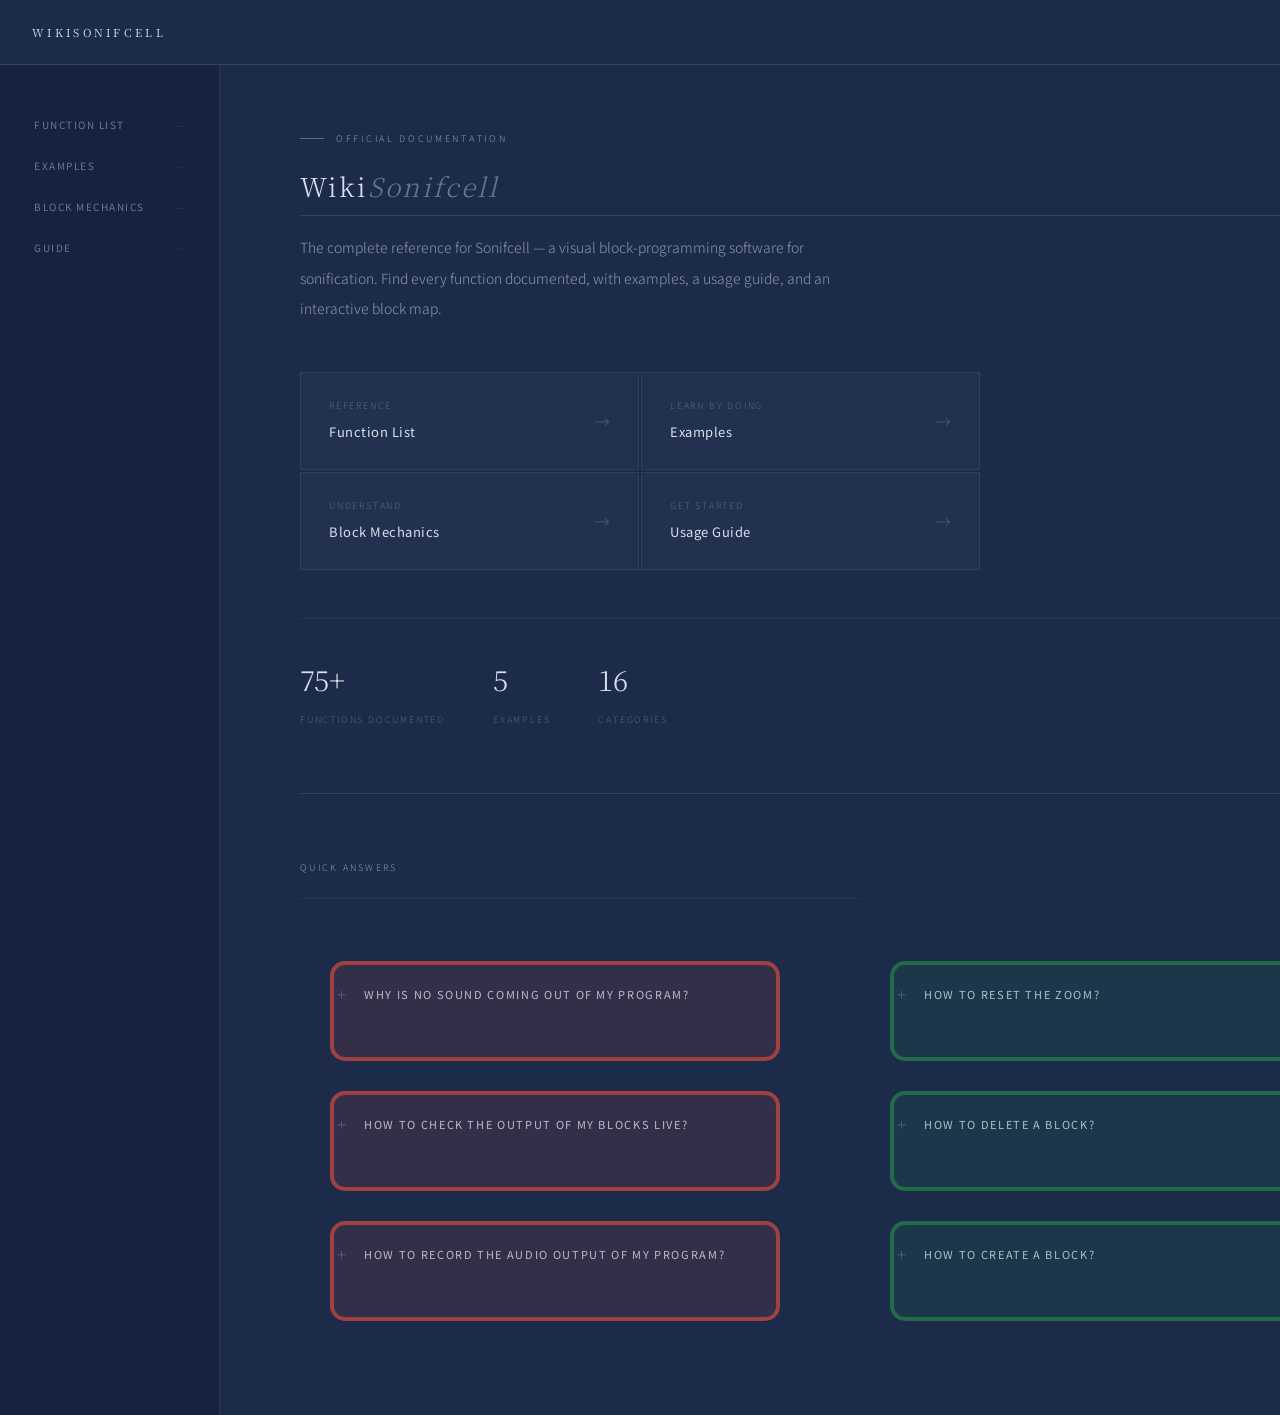
<file: index.html>
<!DOCTYPE html>
<html lang="en">
<head>
    <meta charset="UTF-8">
    <meta name="viewport" content="width=device-width, initial-scale=1.0">
    <link rel="stylesheet" href="css/style.css">
    <title>WikiSonifcell</title>
    
</head>
<body>
    <a href="index.html" class="logo">WikiSonifcell</a>
    <div class="container">
        <aside class="sidebar">
            <ul>
                <li><a href="pages/liste-fonctions.html">FUNCTION LIST</a></li>
                <li><a href="pages/examples-list.html">EXAMPLES</a></li>
                <li><a href="pages/page_carte_zones.html">BLOCK MECHANICS</a></li>
                <li><a href="pages/guide.html">GUIDE</a></li>
            </ul>
        </aside>
        <main class="content">

            <div class="hero-section">
                <p class="hero-eyebrow">Official documentation</p>
                <h1 class="hero-title-big">
                    Wiki<em>Sonifcell</em>
                </h1>
                <p class="hero-desc">
                    The complete reference for Sonifcell — a visual block-programming software for sonification. Find every function documented, with examples, a usage guide, and an interactive block map.
                </p>

                <div class="hero-nav-grid">
                    <a href="pages/liste-fonctions.html" class="hero-nav-card">
                        <div class="card-left">
                            <span class="card-label">Reference</span>
                            <span class="card-title">Function List</span>
                        </div>
                        <span class="card-arrow">→</span>
                    </a>
                    <a href="pages/examples-list.html" class="hero-nav-card">
                        <div class="card-left">
                            <span class="card-label">Learn by doing</span>
                            <span class="card-title">Examples</span>
                        </div>
                        <span class="card-arrow">→</span>
                    </a>
                    <a href="pages/page_carte_zones.html" class="hero-nav-card">
                        <div class="card-left">
                            <span class="card-label">Understand</span>
                            <span class="card-title">Block Mechanics</span>
                        </div>
                        <span class="card-arrow">→</span>
                    </a>
                    <a href="pages/guide.html" class="hero-nav-card">
                        <div class="card-left">
                            <span class="card-label">Get started</span>
                            <span class="card-title">Usage Guide</span>
                        </div>
                        <span class="card-arrow">→</span>
                    </a>
                </div>

                <div class="hero-stats">
                    <div class="stat">
                        <span class="stat-value">75+</span>
                        <span class="stat-label">Functions documented</span>
                    </div>
                    <div class="stat">
                        <span class="stat-value">5</span>
                        <span class="stat-label">Examples</span>
                    </div>
                    <div class="stat">
                        <span class="stat-value">16</span>
                        <span class="stat-label">Categories</span>
                    </div>
                </div>
            </div>

            <!-- FAQ -->
            <p class="faq-title">Quick answers</p>

        </main>
    </div>
    <script src="js/WikiSonifcell_bloc.js"></script>
</body>
</html>
</file>
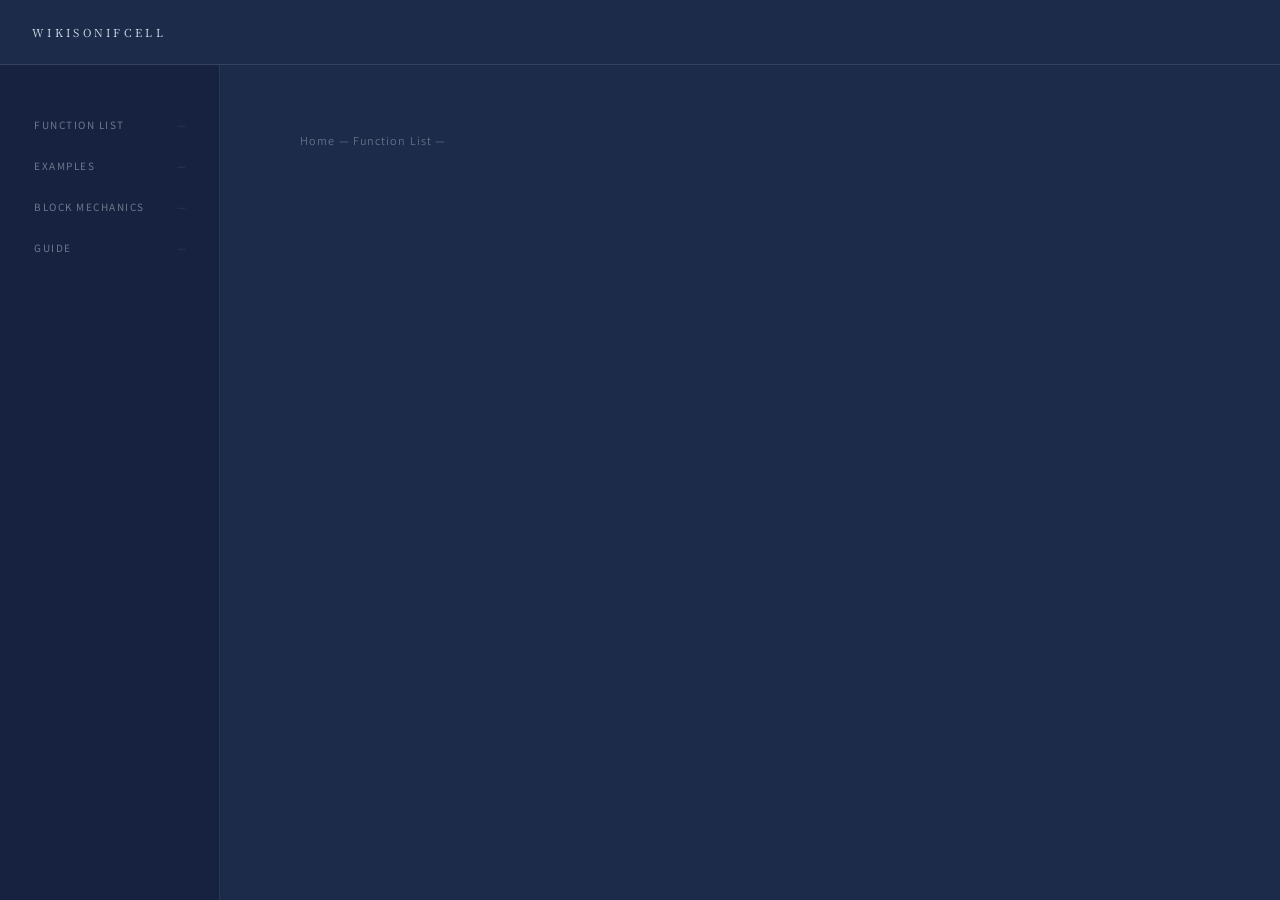
<file: pages/definition.html>
<!DOCTYPE html>
<html lang="en">
<head>
    <meta charset="UTF-8">
    <meta name="viewport" content="width=device-width, initial-scale=1.0">
    <link rel="stylesheet" href="../css/style.css">
    <title>Définition</title>
</head>
<body>
    <a href="../index.html" class="logo">WikiSonifcell</a>
    <div class="container">
        <aside class="sidebar">
            <ul>
                <li><a href="liste-fonctions.html">FUNCTION LIST</a></li>
                <li><a href="examples-list.html">EXAMPLES</a></li>
                <li><a href="page_carte_zones.html">BLOCK MECHANICS</a></li>
                <li><a href="guide.html">GUIDE</a></li>
            </ul>
        </aside>
        <main class="content">
        </main>
    </div>
    <script src="../js/definition.js"></script>
</body>
</html>
</file>
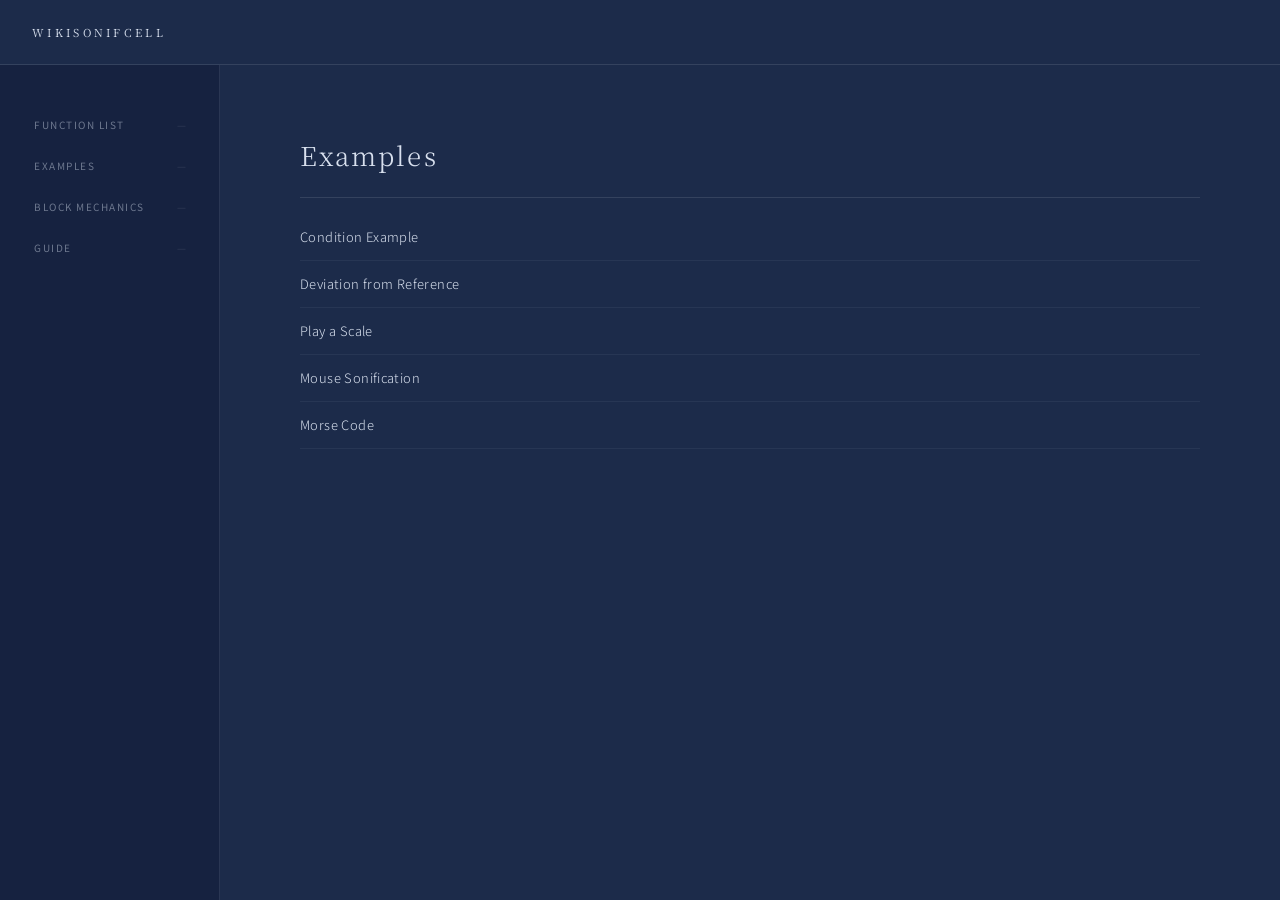
<file: pages/examples-list.html>
<!DOCTYPE html>
<html lang="en">
<head>
    <meta charset="UTF-8">
    <meta name="viewport" content="width=device-width, initial-scale=1.0">
    <link rel="stylesheet" href="../css/style.css">
    <title>Example</title>
</head>
<body>
    <a href="../index.html" class="logo">WikiSonifcell</a>
    <div class="container">
        <aside class="sidebar">
            <ul>
                <li><a href="liste-fonctions.html">FUNCTION LIST</a></li>
                <li><a href="examples-list.html">EXAMPLES</a></li>
                <li><a href="page_carte_zones.html">BLOCK MECHANICS</a></li>
                <li><a href="guide.html">GUIDE</a></li>
            </ul>
        </aside>
        <main class="content">
        </main>
    </div>
    <script src="../js/examples.js"></script>
    <script src="../js/examples-list.js"></script>
</body>
</html>
</file>
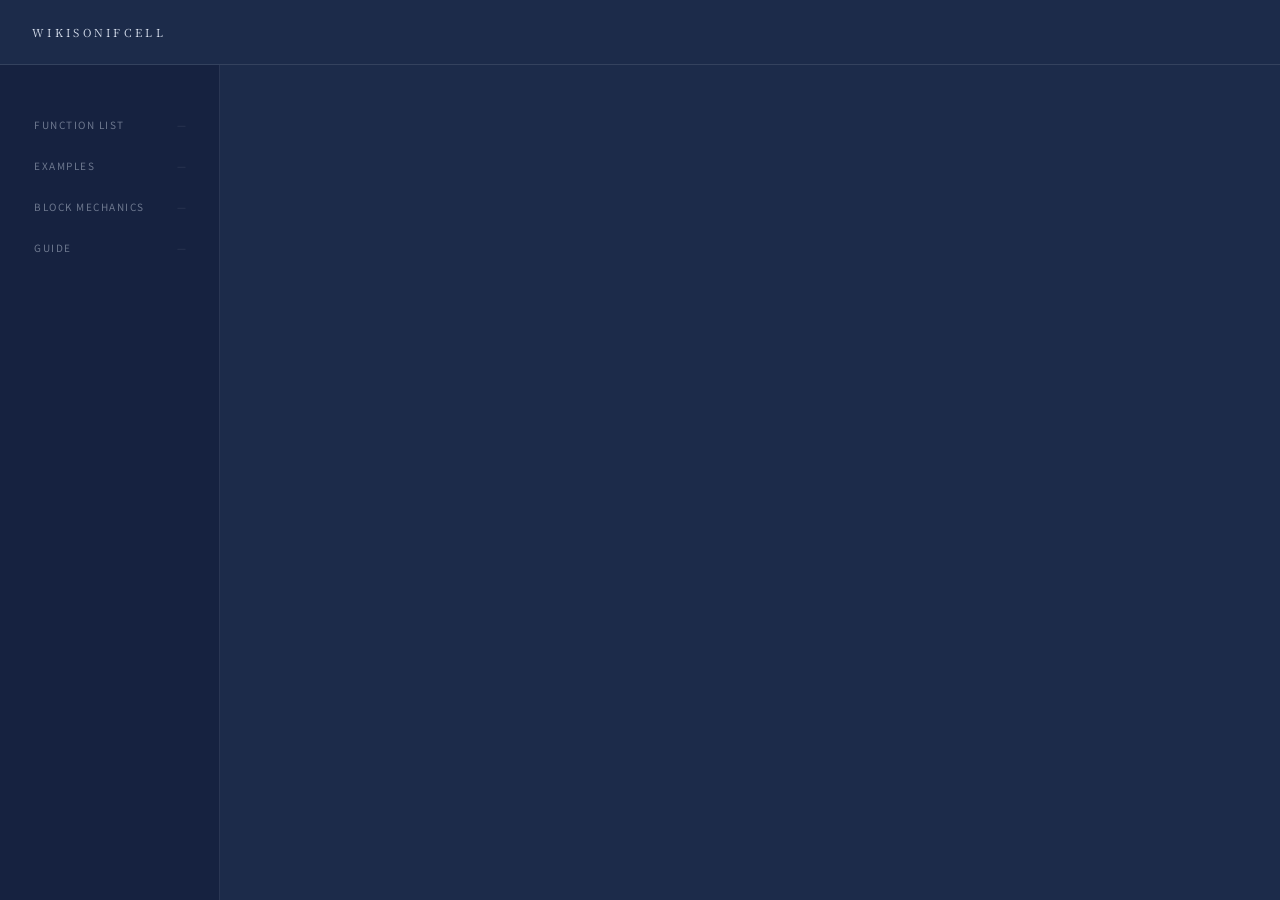
<file: pages/examples.html>
<!DOCTYPE html>
<html lang="en">
<head>
    <meta charset="UTF-8">
    <meta name="viewport" content="width=device-width, initial-scale=1.0">
    <link rel="stylesheet" href="../css/style.css">
    <title>Example</title>
</head>
<body>
    <a href="../index.html" class="logo">WikiSonifcell</a>
    <div class="container">
        <aside class="sidebar">
            <ul>
                <li><a href="liste-fonctions.html">FUNCTION LIST</a></li>
                <li><a href="examples-list.html">EXAMPLES</a></li>
                <li><a href="page_carte_zones.html">BLOCK MECHANICS</a></li>
                <li><a href="guide.html">GUIDE</a></li>
            </ul>
        </aside>
        <main class="content">
        </main>
    </div>
    <script src="../js/examples.js"></script>
    <script src="../js/examples-page.js"></script>
</body>
</html>
</file>
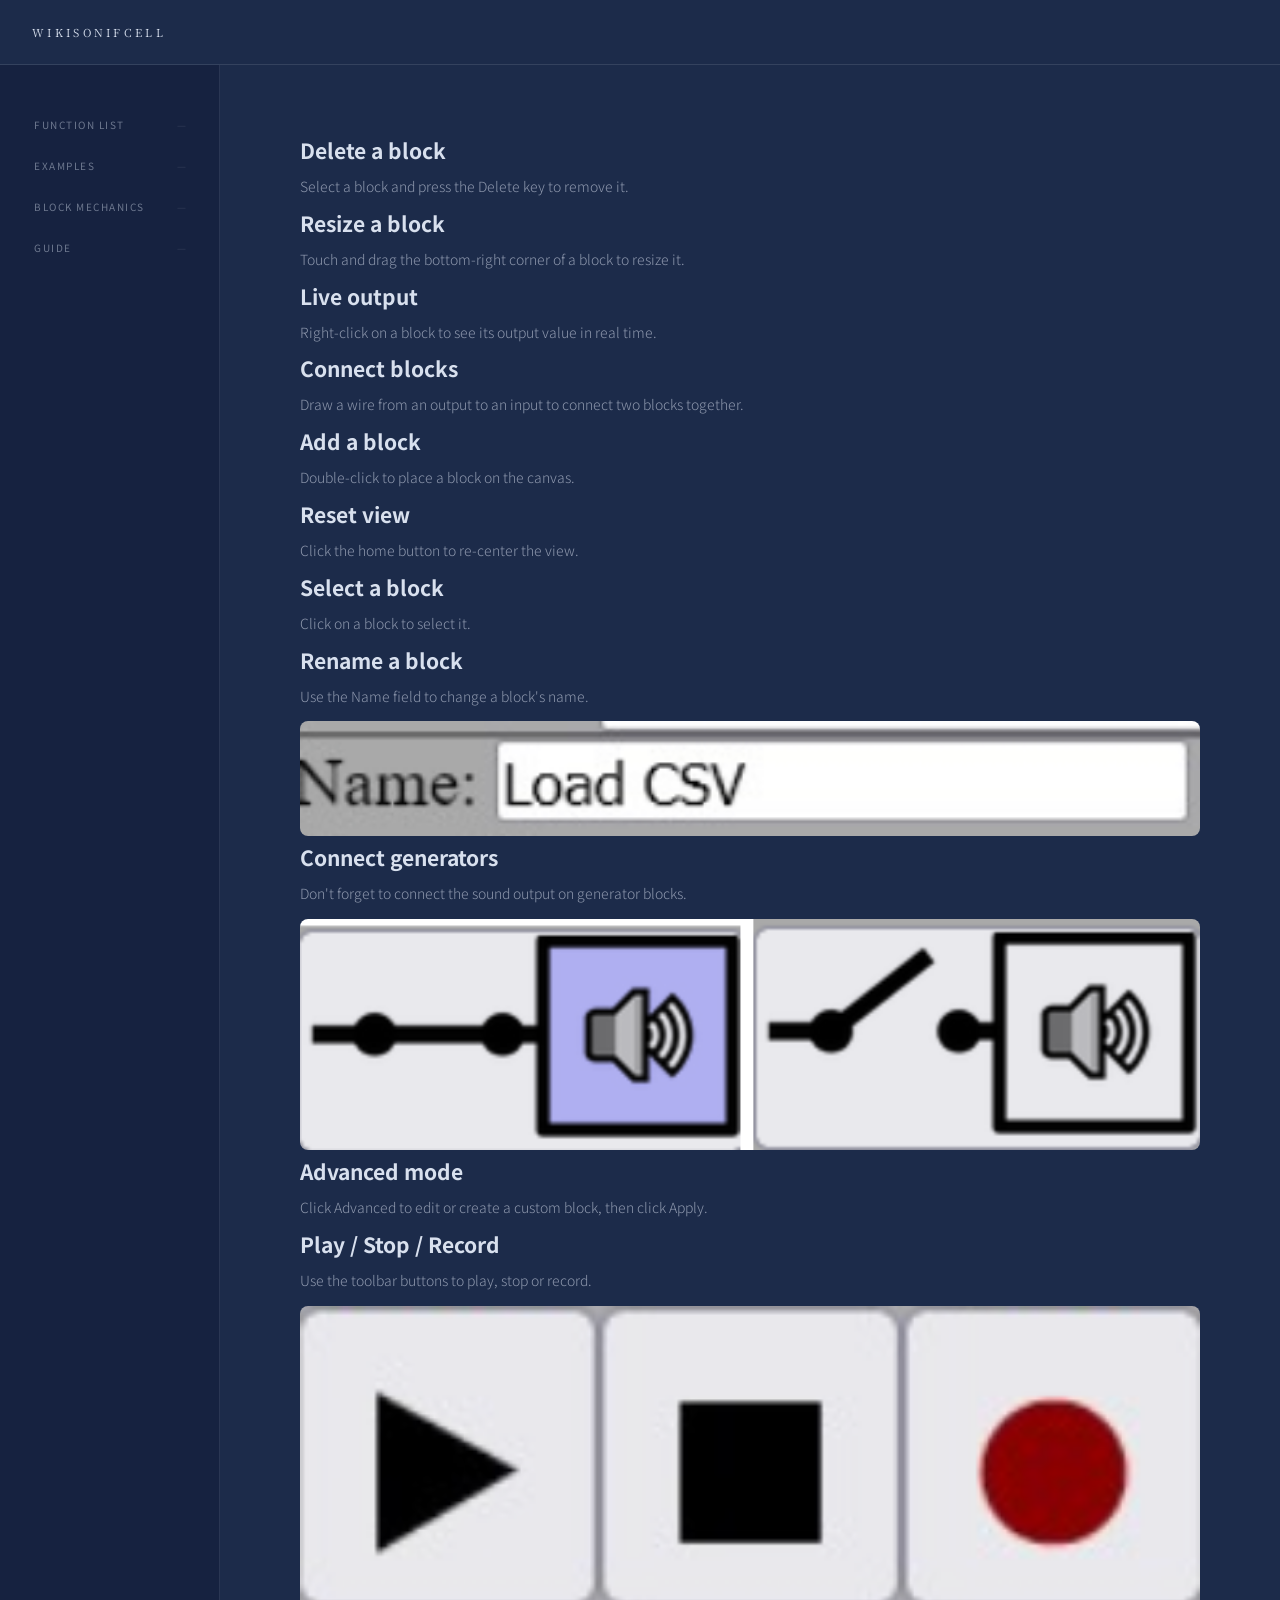
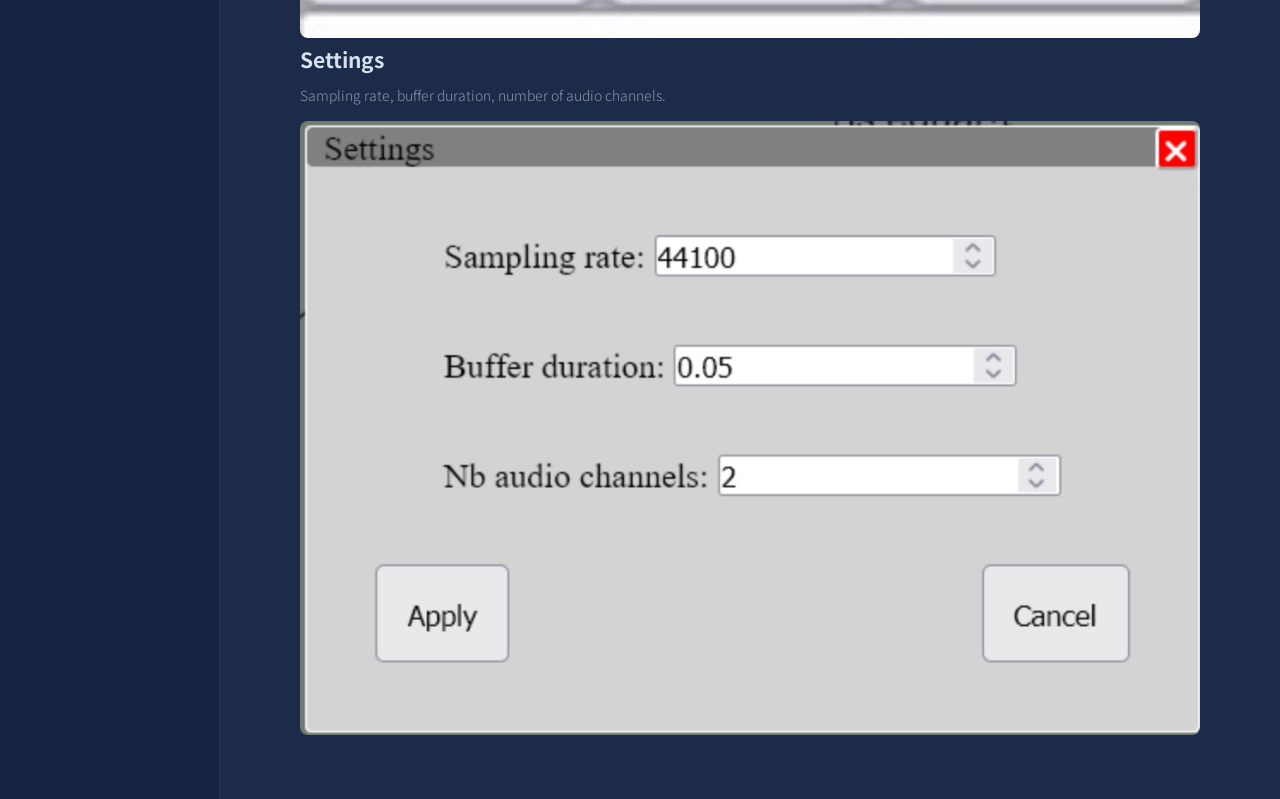
<file: pages/guide.html>
<!DOCTYPE html>
<html lang="en">
<head>
    <meta charset="UTF-8">
    <meta name="viewport" content="width=device-width, initial-scale=1.0">
    <link rel="stylesheet" href="../css/style.css">
    <title>Définition</title>
</head>
<body>
    <a href="../index.html" class="logo">WikiSonifcell</a>
    <div class="container">
        <aside class="sidebar">
            <ul>
                <li><a href="liste-fonctions.html">FUNCTION LIST</a></li>
                <li><a href="examples-list.html">EXAMPLES</a></li>
                <li><a href="page_carte_zones.html">BLOCK MECHANICS</a></li>
                <li><a href="guide.html">GUIDE</a></li>
            </ul>
        </aside>
        <main class="content">
        </main>
    </div>
    <script src="../js/guide.js"></script>
</body>
</html>
</file>
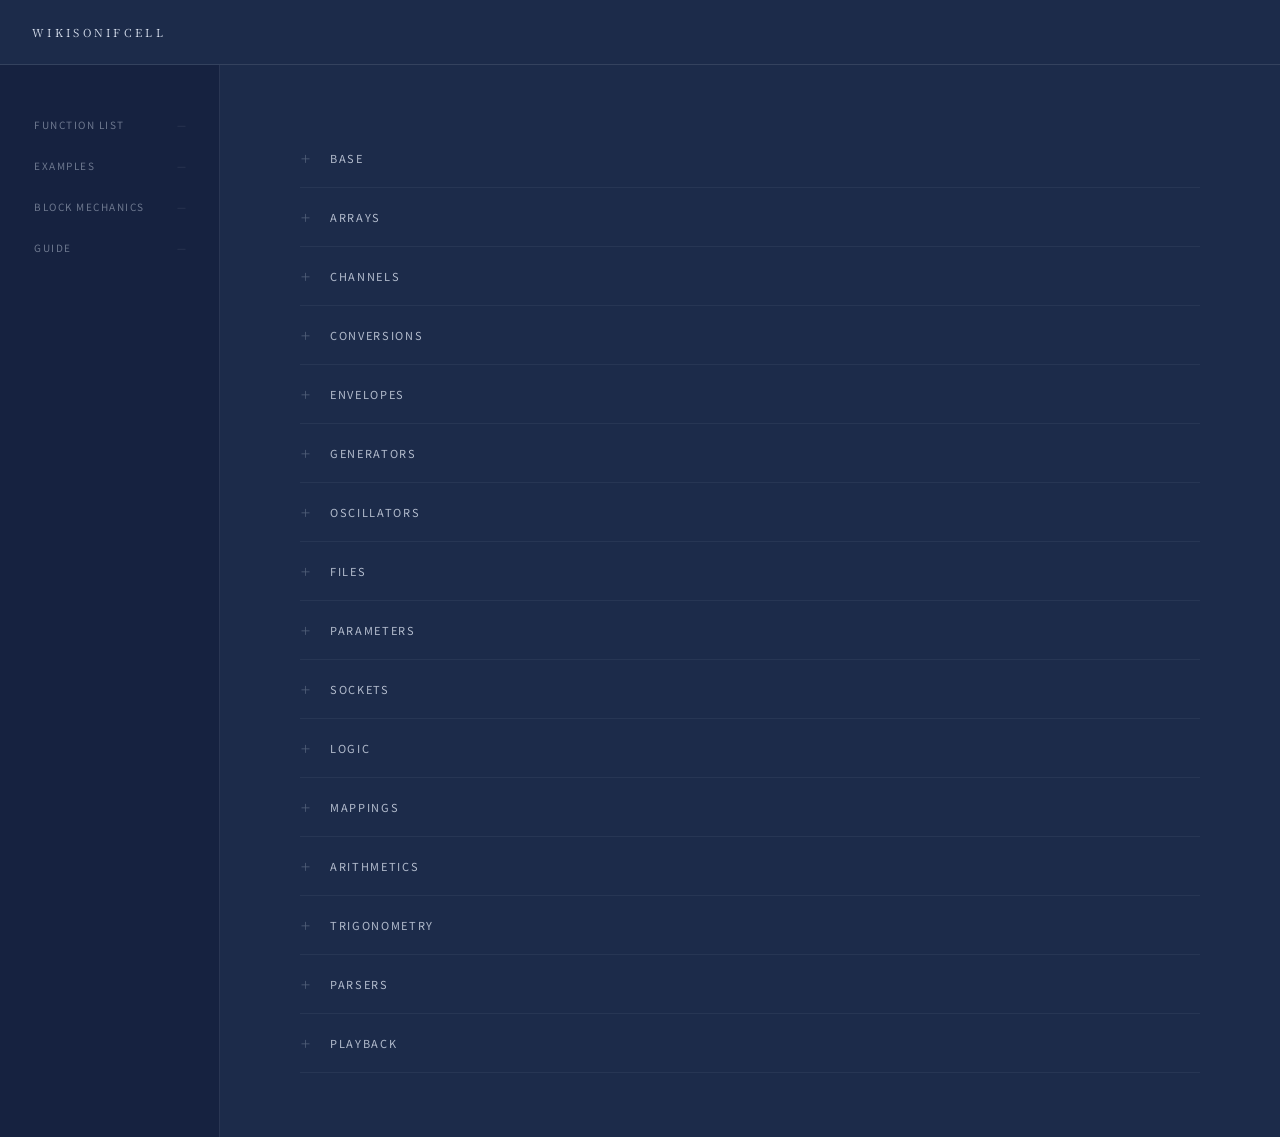
<file: pages/liste-fonctions.html>
<!DOCTYPE html>
<html lang="en">
    <head>
        <meta charset="UTF-8">
        <meta name="viewport" content="width=device-width, initial-scale=1.0">
        <link rel="stylesheet" href="../css/style.css">
        <title>Liste de fonctions</title>
    </head>
        <body>
            <a href="../index.html" class="logo">WikiSonifcell</a>
                <div class="container">
                    <aside class="sidebar">
                        
                        <ul>
                            <li><a href="liste-fonctions.html">FUNCTION LIST</a></li>
                            <li><a href="examples-list.html">EXAMPLES</a></li>
                            <li><a href="page_carte_zones.html">BLOCK MECHANICS</a></li>
                            <li><a href="guide.html">GUIDE</a></li>
                        </ul>
                   
                    </aside>
                    <main class="content"></main>
                </div>
                <script src="../js/liste-fonctions.js"></script>
        </body>
</html>
</file>
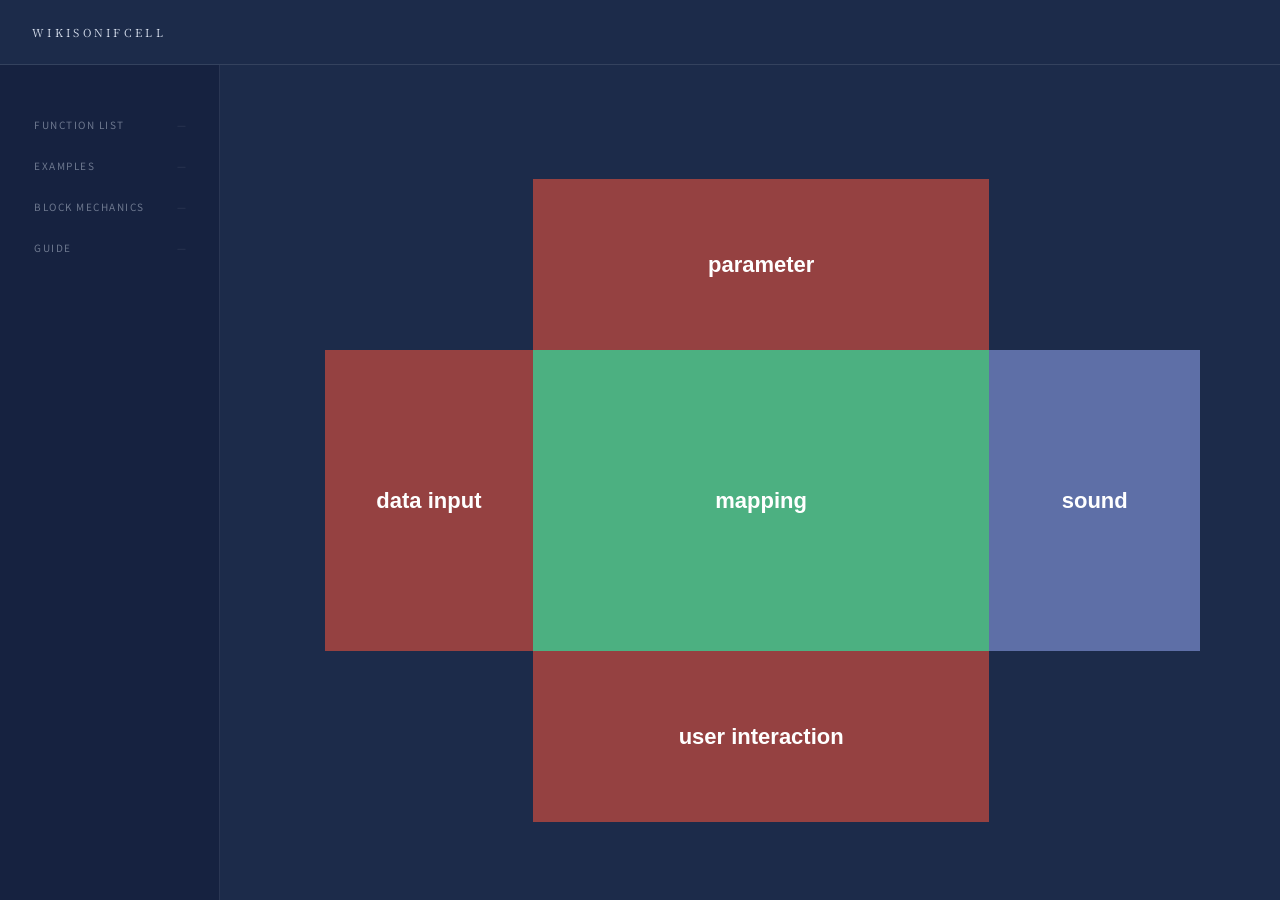
<file: pages/page_block_mechanism.html>
<!DOCTYPE html>
<html lang="en">
<head>
    <meta charset="UTF-8">
    <meta name="viewport" content="width=device-width, initial-scale=1.0">
    <link rel="stylesheet" href="../css/style.css">
    <title>WikiSonifcell</title>
</head>
    <body>
        <a href="../index.html" class="logo">WikiSonifcell</a>
        <div class="container">
            <aside class="sidebar">
                
                <ul>
                   <li><a href="liste-fonctions.html">FUNCTION LIST</a></li>
                    <li><a href="examples-list.html">EXAMPLES</a></li>
                    <li><a href="page_carte_zones.html">BLOCK MECHANICS</a></li>
                    <li><a href="guide.html">GUIDE</a></li>
                </ul>
            
            </aside>

            <main class="content"> </main>
        </div>
        <script src="../js/Sonifcell_carte_zones.js"></script>
    </body>
</html>
</file>
<file: css/style.css>
@import url('https://fonts.googleapis.com/css2?family=Noto+Sans+JP:wght@300;400;500&family=Noto+Serif+JP:wght@300;400&display=swap');

* {
    margin: 0;
    padding: 0;
    box-sizing: border-box;
}

body {
    background-color: #1C2B4A;
    font-family: 'Noto Sans JP', sans-serif;
    color: #D8E0EE;
    font-weight: 300;
}

/* ── Logo ── */
.logo {
    display: flex;
    align-items: center;
    font-family: 'Noto Serif JP', serif;
    font-size: 11px;
    font-weight: 400;
    letter-spacing: 0.3em;
    color: #D8E0EE;
    text-decoration: none;
    padding: 24px 32px;
    border-bottom: 1px solid rgba(216, 224, 238, 0.12);
    text-transform: uppercase;
    background-color: #1C2B4A;
    transition: opacity 0.3s ease;
}

.logo:hover {
    opacity: 0.6;
}

/* ── Container ── */
.container {
    display: flex;
    min-height: calc(100vh - 65px);
}

/* ── Sidebar ── */
.sidebar {
    width: 220px;
    min-height: 100%;
    border-right: 1px solid rgba(216, 224, 238, 0.1);
    background-color: #162240;
    flex-shrink: 0;
}

.sidebar ul {
    list-style: none;
    padding: 40px 0;
}

.sidebar li {
    margin-bottom: 2px;
}

.sidebar a {
    display: flex;
    justify-content: space-between;
    align-items: center;
    text-decoration: none;
    color: rgba(216, 224, 238, 0.45);
    font-size: 10px;
    font-weight: 400;
    letter-spacing: 0.15em;
    text-transform: uppercase;
    padding: 12px 32px;
    transition: all 0.3s ease;
    border-left: 2px solid transparent;
}

.sidebar a:hover {
    color: #D8E0EE;
    background-color: rgba(216, 224, 238, 0.05);
    border-left: 2px solid rgba(216, 224, 238, 0.4);
}

.sidebar a::after {
    content: "—";
    font-size: 10px;
    opacity: 0.3;
}

/* ── Content ── */
.content {
    flex: 1;
    padding: 64px 80px;
    font-size: 14px;
    line-height: 2;
    background-color: #1C2B4A;
}

.content h1 {
    font-family: 'Noto Serif JP', serif;
    color: #D8E0EE;
    font-size: 26px;
    font-weight: 300;
    margin-bottom: 16px;
    letter-spacing: 0.08em;
    padding-bottom: 16px;
    border-bottom: 1px solid rgba(216, 224, 238, 0.12);
}

.content h3 {
    color: rgba(216, 224, 238, 0.35);
    font-size: 9px;
    font-weight: 500;
    letter-spacing: 0.25em;
    text-transform: uppercase;
    margin-top: 48px;
    margin-bottom: 16px;
    padding-bottom: 8px;
    border-bottom: 1px solid rgba(216, 224, 238, 0.08);
}

.content p {
    color: rgba(216, 224, 238, 0.6);
    max-width: 560px;
    line-height: 2.2;
}

.content a {
    color: #D8E0EE;
    text-decoration: none;
    transition: opacity 0.2s;
}

.content a:hover {
    opacity: 0.5;
}

.content ul {
    list-style: none;
}

.content li {
    color: rgba(216, 224, 238, 0.6);
    padding: 10px 0;
    border-bottom: 1px solid rgba(216, 224, 238, 0.06);
    font-size: 13px;
    transition: color 0.2s;
    letter-spacing: 0.03em;
}

.content li:hover {
    color: #D8E0EE;
}

/* ── Arborescence ── */
.content details {
    border-bottom: 1px solid rgba(216, 224, 238, 0.06);
}

.content details summary {
    color: rgba(216, 224, 238, 0.8);
    font-weight: 400;
    font-size: 11px;
    letter-spacing: 0.15em;
    cursor: pointer;
    padding: 18px 0;
    list-style: none;
    display: flex;
    align-items: center;
    gap: 14px;
    text-transform: uppercase;
    transition: color 0.2s;
}

.content details summary:hover {
    color: #D8E0EE;
}

.content details summary::before {
    content: "＋";
    font-size: 11px;
    color: rgba(216, 224, 238, 0.3);
    transition: all 0.3s ease;
    display: inline-block;
    width: 16px;
}

.content details[open] summary::before {
    content: "－";
    color: rgba(216, 224, 238, 0.6);
}

.content details ul {
    padding-left: 30px;
    padding-bottom: 20px;
}

.content details li {
    font-size: 12px;
    border-bottom: none;
    padding: 7px 0;
    letter-spacing: 0.05em;
    color: rgba(216, 224, 238, 0.4);
}

.content details li:hover {
    color: #D8E0EE;
}

/* ── Blocs rouge/vert ── */
.content .grille {
    margin-top: 32px;
}

.content img {
    width: 100% !important;
    height: auto !important;
    display: block;
}


        .hero-section {
            padding-bottom: 64px;
            margin-bottom: 64px;
            border-bottom: 1px solid rgba(216, 224, 238, 0.12);
            position: relative;
        }

        .hero-eyebrow {
            font-size: 9px;
            letter-spacing: 0.3em;
            text-transform: uppercase;
            color: rgba(216, 224, 238, 0.35);
            margin-bottom: 24px;
            display: flex;
            align-items: center;
            gap: 12px;
        }

        .hero-eyebrow::before {
            content: '';
            display: block;
            width: 24px;
            height: 1px;
            background: rgba(216, 224, 238, 0.35);
        }

        .hero-title-big {
            font-family: 'Noto Serif JP', serif;
            font-size: clamp(48px, 6vw, 80px);
            font-weight: 300;
            line-height: 1;
            letter-spacing: -0.02em;
            color: #D8E0EE;
            margin-bottom: 32px;
        }

        .hero-title-big em {
            font-style: italic;
            color: rgba(216, 224, 238, 0.4);
        }

        .hero-desc {
            font-size: 14px;
            line-height: 2.2;
            color: rgba(216, 224, 238, 0.55);
            max-width: 520px;
            margin-bottom: 48px;
        }

        .hero-nav-grid {
            display: grid;
            grid-template-columns: repeat(2, 1fr);
            gap: 2px;
            max-width: 680px;
        }

        .hero-nav-card {
            padding: 24px 28px;
            background: rgba(216, 224, 238, 0.03);
            border: 1px solid rgba(216, 224, 238, 0.08);
            text-decoration: none;
            display: flex;
            align-items: center;
            justify-content: space-between;
            transition: all 0.3s ease;
            group: true;
        }

        .hero-nav-card:hover {
            background: rgba(216, 224, 238, 0.06);
            border-color: rgba(216, 224, 238, 0.2);
        }

        .hero-nav-card:hover .card-arrow {
            transform: translateX(4px);
        }

        .card-left { display: flex; flex-direction: column; gap: 4px; }

        .card-label {
            font-size: 9px;
            letter-spacing: 0.2em;
            text-transform: uppercase;
            color: rgba(216, 224, 238, 0.3);
        }

        .card-title {
            font-size: 13px;
            font-weight: 400;
            color: #D8E0EE;
            letter-spacing: 0.04em;
        }

        .card-arrow {
            font-size: 16px;
            color: rgba(216, 224, 238, 0.25);
            transition: transform 0.3s ease;
        }

        .hero-stats {
            display: flex;
            gap: 48px;
            margin-top: 48px;
            padding-top: 32px;
            border-top: 1px solid rgba(216, 224, 238, 0.06);
        }

        .stat { display: flex; flex-direction: column; gap: 4px; }

        .stat-value {
            font-family: 'Noto Serif JP', serif;
            font-size: 28px;
            font-weight: 300;
            color: #D8E0EE;
            letter-spacing: -0.02em;
        }

        .stat-label {
            font-size: 9px;
            letter-spacing: 0.2em;
            text-transform: uppercase;
            color: rgba(216, 224, 238, 0.3);
        }

        .faq-title {
            font-size: 9px;
            letter-spacing: 0.25em;
            text-transform: uppercase;
            color: rgba(216, 224, 238, 0.3);
            margin-bottom: 0;
            padding-bottom: 20px;
            border-bottom: 1px solid rgba(216, 224, 238, 0.06);
        }
</file>
